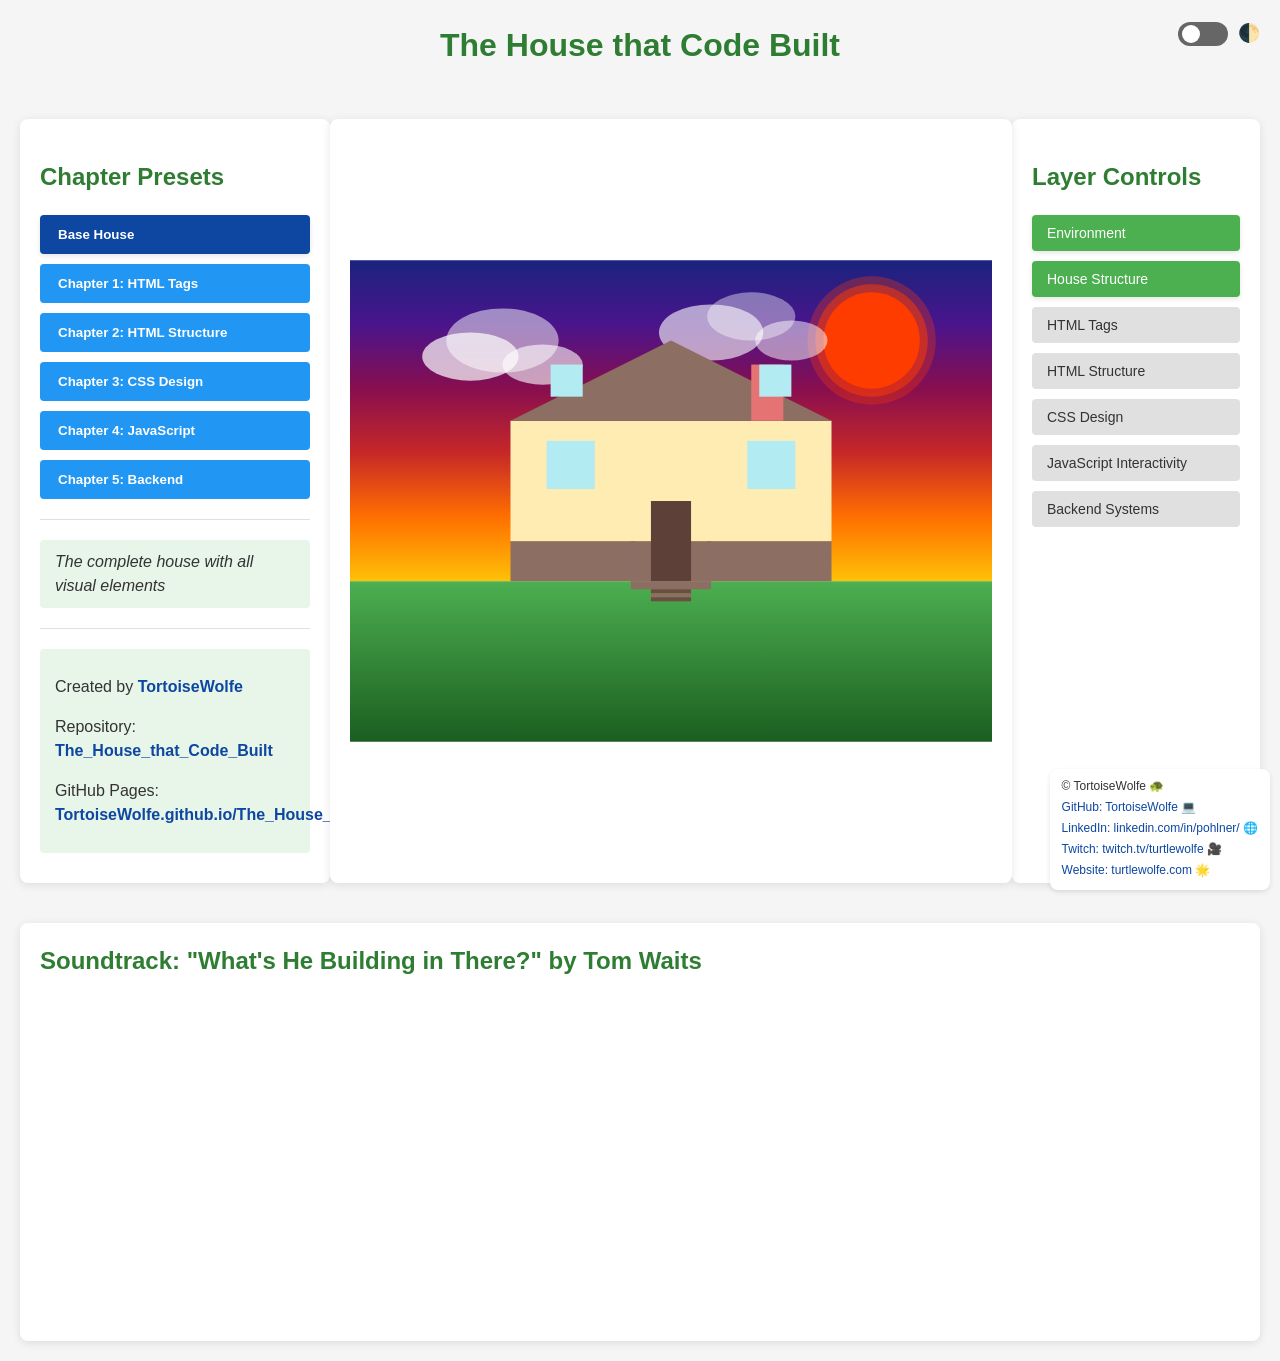
<file: index.html>
<!DOCTYPE html>
<html lang="en">
<head>
  <meta charset="UTF-8">
  <meta name="viewport" content="width=device-width, initial-scale=1.0">
  <meta name="description" content="The House that Code Built - Interactive Learning Tool">
  <meta name="author" content="TortoiseWolfe">
  <meta name="keywords" content="web development, HTML, CSS, JavaScript, visualization, learning tool, interactive">
  <title>The House that Code Built</title>
  <style>
    :root {
      --bg-color: #f5f5f5;
      --text-color: #333;
      --header-color: #2e7d32;
      --card-bg: #ffffff;
      --card-shadow: rgba(0,0,0,0.1);
      --btn-inactive: #e0e0e0;
      --btn-active: #4CAF50;
      --btn-hover: #d0d0d0;
      --divider: #e0e0e0;
      --desc-bg: #e8f5e9;
      --link-color: #0D47A1;
      --preset-btn: #2196F3;
      --preset-btn-hover: #1976D2;
      --preset-btn-active: #0D47A1;
      --toggle-bg: #4CAF50;
      --btn-text-light: #ffffff;
      --btn-text-dark: #333333;
      --focus-outline: #2196F3;
    }
    
    [data-theme="dark"] {
      --bg-color: #121212;
      --text-color: #e0e0e0;
      --header-color: #81c784;
      --card-bg: #1e1e1e;
      --card-shadow: rgba(0,0,0,0.4);
      --btn-inactive: #383838;
      --btn-active: #388E3C;
      --btn-hover: #505050;
      --divider: #383838;
      --desc-bg: #2c3e2e;
      --link-color: #90caf9;
      --preset-btn: #1565C0;
      --preset-btn-hover: #0D47A1;
      --preset-btn-active: #0a2e63;
      --toggle-bg: #388E3C;
    }
    
    body {
      font-family: 'Segoe UI', Tahoma, Geneva, Verdana, sans-serif;
      width: 100%;
      max-width: 100%;
      margin: 0;
      padding: 0;
      background-color: var(--bg-color);
      color: var(--text-color);
      transition: all 0.3s ease;
      line-height: 1.5;
    }
    
    h1, h2 {
      color: var(--header-color);
    }
    
    h1 {
      text-align: center;
      margin-bottom: 30px;
    }
    
    /* Three-column layout container using fixed width columns */
    .three-column-layout {
      display: flex;
      width: 100%;
      flex-direction: row;
      flex-wrap: nowrap;
      margin-bottom: 40px;
      min-height: 600px;
      box-sizing: border-box;
    }
    
    /* Left column - Chapter presets */
    .left-column {
      width: 25%;
      flex: 0 0 25%;
      background-color: var(--card-bg);
      border-radius: 8px;
      padding: 20px;
      box-shadow: 0 2px 10px var(--card-shadow);
      box-sizing: border-box;
    }
    
    /* Center column - Visualization */
    .center-column {
      width: 55%;
      flex: 0 0 55%;
      min-height: 600px;
      position: relative;
      background-color: var(--card-bg);
      border-radius: 8px;
      padding: 20px;
      box-shadow: 0 2px 10px var(--card-shadow);
      box-sizing: border-box;
    }
    
    /* Right column - Layer toggles */
    .right-column {
      width: 20%;
      flex: 0 0 20%;
      background-color: var(--card-bg);
      border-radius: 8px;
      padding: 20px;
      box-shadow: 0 2px 10px var(--card-shadow);
      box-sizing: border-box;
    }
    
    .container {
      display: block;
      width: 100%;
      max-width: 100%;
      padding: 20px;
      box-sizing: border-box;
    }
    
    .theme-switch-wrapper {
      position: fixed;
      top: 20px;
      right: 20px;
      display: flex;
      align-items: center;
      z-index: 100;
    }
    
    .theme-switch {
      display: inline-block;
      height: 24px;
      position: relative;
      width: 50px;
    }
    
    .slider {
      background-color: #666;
      bottom: 0;
      cursor: pointer;
      left: 0;
      position: absolute;
      right: 0;
      top: 0;
      transition: .4s;
      border-radius: 34px;
    }
    
    .slider:before {
      background-color: white;
      bottom: 3px;
      content: "";
      height: 18px;
      left: 4px;
      position: absolute;
      transition: .4s;
      width: 18px;
      border-radius: 50%;
    }
    
    input:checked + .slider {
      background-color: var(--toggle-bg);
    }
    
    input:checked + .slider:before {
      transform: translateX(26px);
    }
    
    .theme-icon {
      margin-left: 10px;
      font-size: 18px;
    }
    
    .layer-toggles {
      display: flex;
      flex-direction: column;
      gap: 10px;
      margin-bottom: 20px;
    }
    
    .toggle-btn {
      padding: 10px 15px;
      background-color: var(--btn-inactive);
      border: none;
      border-radius: 4px;
      cursor: pointer;
      transition: all 0.3s ease;
      font-size: 14px;
      color: var(--text-color);
      text-align: left;
      width: 100%;
    }
    
    .toggle-btn:hover {
      background-color: var(--btn-hover);
    }
    
    .toggle-btn.active {
      background-color: var(--btn-active);
      color: var(--btn-text-light);
      box-shadow: 0 2px 5px var(--card-shadow);
    }
    
    .divider {
      height: 1px;
      background-color: var(--divider);
      margin: 20px 0;
    }
    
    .signature {
      position: fixed;
      bottom: 10px;
      right: 10px;
      background-color: var(--card-bg);
      padding: 8px 12px;
      border-radius: 8px;
      box-shadow: 0 2px 5px var(--card-shadow);
      font-size: 12px;
      z-index: 100;
      max-width: 250px;
    }
    
    .signature a {
      color: var(--link-color);
      text-decoration: none;
      display: block;
      margin: 3px 0;
    }
    
    .signature a:hover {
      text-decoration: underline;
    }
    
    .preset-buttons {
      display: flex;
      flex-direction: column;
      gap: 10px;
    }
    
    .preset-btn {
      padding: 12px 18px;
      background-color: var(--preset-btn);
      color: white;
      border: none;
      border-radius: 4px;
      cursor: pointer;
      transition: background-color 0.3s;
      font-weight: bold;
      text-align: left;
      width: 100%;
    }
    
    .preset-btn:hover {
      background-color: var(--preset-btn-hover);
    }
    
    .preset-btn.active {
      background-color: var(--preset-btn-active);
      box-shadow: 0 2px 5px var(--card-shadow);
    }
    
    .svg-container {
      width: 100%;
      height: 100%;
      min-height: 600px;
      position: relative;
    }
    
    .svg-layer {
      position: absolute;
      top: 0;
      left: 0;
      width: 100%;
      height: 100%;
      transition: opacity 0.3s ease;
    }
    
    .svg-layer.hidden {
      opacity: 0;
      pointer-events: none;
    }
    
    .chapter-description {
      background-color: var(--desc-bg);
      padding: 10px 15px;
      border-radius: 4px;
      margin: 10px 0;
      font-style: italic;
    }
    
    .github-info {
      background-color: var(--desc-bg);
      padding: 10px 15px;
      border-radius: 4px;
      margin: 10px 0;
    }
    
    .github-info a {
      color: var(--link-color);
      text-decoration: none;
      font-weight: bold;
    }
    
    .github-info a:hover {
      text-decoration: underline;
    }
    
    .audio-section {
      margin-top: 40px;
      padding: 20px;
      background-color: var(--card-bg);
      border-radius: 8px;
      box-shadow: 0 2px 10px var(--card-shadow);
    }
    
    .audio-section h2 {
      margin-top: 0;
    }
    
    /* Responsive layout */
    @media (max-width: 1024px) {
      .three-column-layout {
        flex-wrap: wrap;
      }
      
      .left-column, .right-column {
        width: 48%;
        flex: 0 0 48%;
      }
      
      .center-column {
        width: 100%;
        flex: 0 0 100%;
        order: -1;
        margin-bottom: 20px;
      }
    }
    
    @media (max-width: 768px) {
      .three-column-layout {
        flex-direction: column;
      }
      
      .left-column, .center-column, .right-column {
        width: 100%;
        flex: 0 0 100%;
        margin-bottom: 20px;
      }
    }
  </style>
</head>
<body>
  <!-- Theme switch toggle -->
  <div class="theme-switch-wrapper">
    <label class="theme-switch" for="checkbox" aria-label="Toggle dark mode">
      <input type="checkbox" id="checkbox" />
      <div class="slider" role="switch" aria-checked="false" aria-label="Dark mode"></div>
    </label>
    <span class="theme-icon" aria-hidden="true">🌓</span>
  </div>

  <h1>The House that Code Built</h1>
  
  <main id="main-content" class="container">
    <!-- Three-column layout with exact width columns 25% 55% 20% -->
    <div class="three-column-layout">
      <!-- Left column - Chapter presets -->
      <div class="left-column">
        <h2 id="chapter-presets-heading">Chapter Presets</h2>
        <div class="preset-buttons" role="toolbar" aria-labelledby="chapter-presets-heading">
          <button class="preset-btn active" data-preset="base" aria-pressed="true">Base House</button>
          <button class="preset-btn" data-preset="html-tags" aria-pressed="false">Chapter 1: HTML Tags</button>
          <button class="preset-btn" data-preset="html-structure" aria-pressed="false">Chapter 2: HTML Structure</button>
          <button class="preset-btn" data-preset="css-design" aria-pressed="false">Chapter 3: CSS Design</button>
          <button class="preset-btn" data-preset="javascript" aria-pressed="false">Chapter 4: JavaScript</button>
          <button class="preset-btn" data-preset="backend" aria-pressed="false">Chapter 5: Backend</button>
        </div>
        
        <div class="divider" role="separator"></div>
        
        <div class="chapter-description" id="chapter-description" aria-live="polite">
          The complete house with all visual elements
        </div>
        
        <div class="divider" role="separator"></div>
        <div class="github-info">
          <p>Created by <a href="https://github.com/TortoiseWolfe" target="_blank">TortoiseWolfe</a></p>
          <p>Repository: <a href="https://github.com/TortoiseWolfe/The_House_that_Code_Built" target="_blank">The_House_that_Code_Built</a></p>
          <p>GitHub Pages: <a href="https://TortoiseWolfe.github.io/The_House_that_Code_Built" target="_blank">TortoiseWolfe.github.io/The_House_that_Code_Built</a></p>
        </div>
      </div>
      
      <!-- Center column - Visualization -->
      <div class="center-column">
        <section class="svg-container" id="svg-container" aria-label="Interactive visualization of the house that code built">
          <!-- SVG layers positioned absolutely on top of each other -->
          <object data="svg/environment-layer.svg" type="image/svg+xml" class="svg-layer" id="environment-layer-svg" aria-label="Environment layer visualization"></object>
          <object data="svg/house-structure.svg" type="image/svg+xml" class="svg-layer" id="house-structure-svg" aria-label="House structure visualization"></object>
          <object data="svg/html-tags-layer.svg" type="image/svg+xml" class="svg-layer hidden" id="html-tags-layer-svg" aria-label="HTML tags layer visualization" aria-hidden="true"></object>
          <object data="svg/structure-layer.svg" type="image/svg+xml" class="svg-layer hidden" id="structure-layer-svg" aria-label="Structure layer visualization" aria-hidden="true"></object>
          <object data="svg/css-design-layer.svg" type="image/svg+xml" class="svg-layer hidden" id="css-design-layer-svg" aria-label="CSS design layer visualization" aria-hidden="true"></object>
          <object data="svg/interactive-layer.svg" type="image/svg+xml" class="svg-layer hidden" id="interactive-layer-svg" aria-label="Interactive layer visualization" aria-hidden="true"></object>
          <object data="svg/systems-layer.svg" type="image/svg+xml" class="svg-layer hidden" id="systems-layer-svg" aria-label="Systems layer visualization" aria-hidden="true"></object>
        </section>
      </div>
      
      <!-- Right column - Layer toggles -->
      <div class="right-column">
        <h2 id="layer-controls-heading">Layer Controls</h2>
        <div class="layer-toggles" role="toolbar" aria-label="Toggle visibility of house layers">
          <button class="toggle-btn active" data-layer="environment-layer" aria-pressed="true">Environment</button>
          <button class="toggle-btn active" data-layer="house-structure" aria-pressed="true">House Structure</button>
          <button class="toggle-btn" data-layer="html-tags-layer" aria-pressed="false">HTML Tags</button>
          <button class="toggle-btn" data-layer="structure-layer" aria-pressed="false">HTML Structure</button>
          <button class="toggle-btn" data-layer="css-design-layer" aria-pressed="false">CSS Design</button>
          <button class="toggle-btn" data-layer="interactive-layer" aria-pressed="false">JavaScript Interactivity</button>
          <button class="toggle-btn" data-layer="systems-layer" aria-pressed="false">Backend Systems</button>
        </div>
      </div>
    </div>
    
    <!-- Tom Waits - What's He Building in There? audio section -->
    <section class="audio-section">
      <h2>Soundtrack: "What's He Building in There?" by Tom Waits</h2>
      <div class="video-container">
        <iframe width="560" height="315" 
                src="https://www.youtube.com/embed/04qPdGNA_KM?si=9SDo0qmNaDM3Nsko" 
                title="Tom Waits - What's He Building in There?" 
                frameborder="0" 
                allow="accelerometer; autoplay; clipboard-write; encrypted-media; gyroscope; picture-in-picture; web-share" 
                referrerpolicy="strict-origin-when-cross-origin" 
                allowfullscreen>
        </iframe>
      </div>
    </section>
  </main>
  
  <!-- Author Signature -->
  <div class="signature" role="contentinfo">
    <div>© TortoiseWolfe 🐢</div>
    <div>
      <a href="https://github.com/TortoiseWolfe" target="_blank">GitHub: TortoiseWolfe 💻</a>
      <a href="https://www.linkedin.com/in/pohlner/" target="_blank">LinkedIn: linkedin.com/in/pohlner/ 🌐</a>
      <a href="https://www.twitch.tv/turtlewolfe" target="_blank">Twitch: twitch.tv/turtlewolfe 🎥</a>
      <a href="https://turtlewolfe.com/" target="_blank">Website: turtlewolfe.com 🌟</a>
    </div>
  </div>

  <script>
    document.addEventListener('DOMContentLoaded', function() {
      // Set up theme toggling
      setupThemeToggle();
      
      // Set up toggle buttons
      setupToggleButtons();
      
      // Set up preset buttons
      setupPresetButtons();
      
      // Theme toggling functionality
      function setupThemeToggle() {
        const toggleSwitch = document.querySelector('.theme-switch input[type="checkbox"]');
        const sliderElement = document.querySelector('.slider[role="switch"]');
        const currentTheme = localStorage.getItem('theme');
        
        if (currentTheme) {
          document.documentElement.setAttribute('data-theme', currentTheme);
          if (currentTheme === 'dark') {
            toggleSwitch.checked = true;
            sliderElement.setAttribute('aria-checked', 'true');
          }
        }
        
        function switchTheme(e) {
          if (e.target.checked) {
            document.documentElement.setAttribute('data-theme', 'dark');
            localStorage.setItem('theme', 'dark');
            sliderElement.setAttribute('aria-checked', 'true');
          } else {
            document.documentElement.setAttribute('data-theme', 'light');
            localStorage.setItem('theme', 'light');
            sliderElement.setAttribute('aria-checked', 'false');
          }
        }
        
        toggleSwitch.addEventListener('change', switchTheme, false);
      }
      
      // Set up layer toggle buttons
      function setupToggleButtons() {
        const toggleButtons = document.querySelectorAll('.toggle-btn');
        
        toggleButtons.forEach(button => {
          button.addEventListener('click', function() {
            const layerId = this.getAttribute('data-layer');
            const svgObject = document.getElementById(layerId + '-svg');
            const isActive = this.classList.contains('active');
            
            // Toggle button active state
            this.classList.toggle('active');
            this.setAttribute('aria-pressed', !isActive);
            
            // Toggle layer visibility
            if (svgObject) {
              svgObject.classList.toggle('hidden');
              svgObject.setAttribute('aria-hidden', isActive);
            }
          });
        });
      }
      
      // Set up chapter preset buttons
      function setupPresetButtons() {
        const presetButtons = document.querySelectorAll('.preset-btn');
        const descriptionElement = document.getElementById('chapter-description');
        
        // Chapter presets data
        const chapters = [
          {
            "name": "Base House",
            "preset": "base",
            "description": "The complete house with all visual elements",
            "layers": ["environment-layer", "house-structure"]
          },
          {
            "name": "Chapter 1: HTML Tags",
            "preset": "html-tags",
            "description": "The blueprint layer showing HTML tags",
            "layers": ["environment-layer", "house-structure", "html-tags-layer"]
          },
          {
            "name": "Chapter 2: HTML Structure",
            "preset": "html-structure",
            "description": "The structural framing of the house",
            "layers": ["environment-layer", "structure-layer"]
          },
          {
            "name": "Chapter 3: CSS Design",
            "preset": "css-design",
            "description": "The design layer with visual styling",
            "layers": ["environment-layer", "house-structure", "css-design-layer"]
          },
          {
            "name": "Chapter 4: JavaScript",
            "preset": "javascript",
            "description": "The interactive elements that respond to events",
            "layers": ["environment-layer", "house-structure", "interactive-layer"]
          },
          {
            "name": "Chapter 5: Backend",
            "preset": "backend",
            "description": "The internal systems that power the house",
            "layers": ["environment-layer", "house-structure", "systems-layer"]
          }
        ];
        
        presetButtons.forEach(button => {
          button.addEventListener('click', function() {
            const presetId = this.getAttribute('data-preset');
            
            // Update active button
            presetButtons.forEach(btn => {
              btn.classList.remove('active');
              btn.setAttribute('aria-pressed', 'false');
            });
            this.classList.add('active');
            this.setAttribute('aria-pressed', 'true');
            
            // Apply the preset
            const chapter = chapters.find(ch => ch.preset === presetId);
            if (chapter) {
              // Update chapter description
              descriptionElement.textContent = chapter.description;
              
              // Update layer visibility
              const layerIds = ["environment-layer", "house-structure", "html-tags-layer", "structure-layer", "css-design-layer", "interactive-layer", "systems-layer"];
              
              layerIds.forEach(layerId => {
                const svgObject = document.getElementById(layerId + '-svg');
                const toggleButton = document.querySelector(`.toggle-btn[data-layer="${layerId}"]`);
                
                if (chapter.layers.includes(layerId)) {
                  // Show this layer
                  if (svgObject) {
                    svgObject.classList.remove('hidden');
                    svgObject.setAttribute('aria-hidden', 'false');
                  }
                  if (toggleButton) {
                    toggleButton.classList.add('active');
                    toggleButton.setAttribute('aria-pressed', 'true');
                  }
                } else {
                  // Hide this layer
                  if (svgObject) {
                    svgObject.classList.add('hidden');
                    svgObject.setAttribute('aria-hidden', 'true');
                  }
                  if (toggleButton) {
                    toggleButton.classList.remove('active');
                    toggleButton.setAttribute('aria-pressed', 'false');
                  }
                }
              });
            }
          });
        });
      }
    });
  </script>
</body>
</html>
</file>
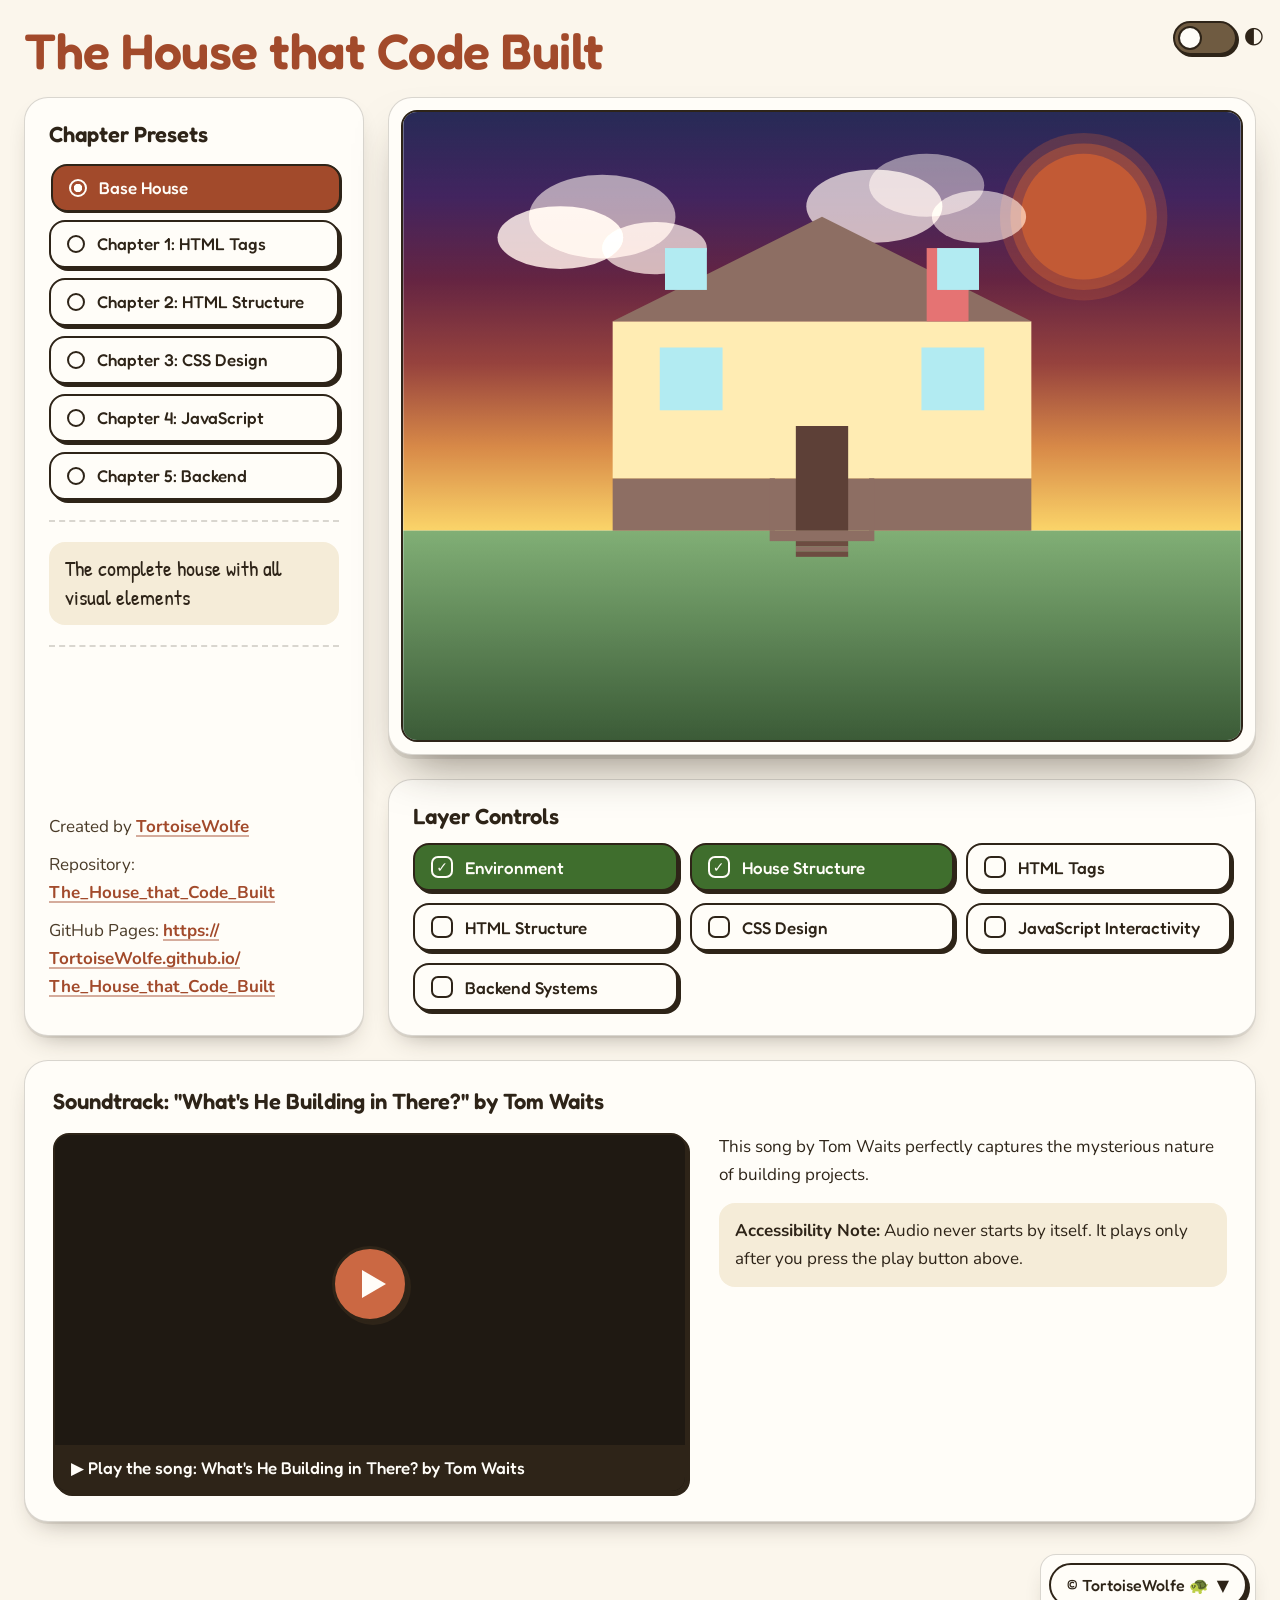
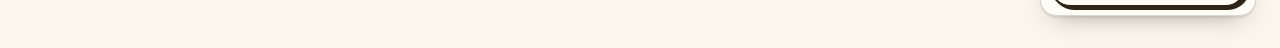
<file: design/house-that-code-built.html>
<!DOCTYPE html>
<html lang="en">
<head>
  <base href="https://TortoiseWolfe.github.io/The_House_that_Code_Built/">
  <meta charset="UTF-8">
  <meta name="viewport" content="width=device-width, initial-scale=1.0">
  <meta name="description" content="Interactive visualization of web development concepts using a house metaphor. Learn web development through layers of a house, from environment to backend systems.">
  <meta name="keywords" content="web development, HTML, CSS, JavaScript, visualization, learning tool, interactive">
  <meta name="author" content="TortoiseWolfe">
  <meta name="robots" content="index, follow">
  
  <!-- Open Graph / Facebook -->
  <meta property="og:type" content="website">
  <meta property="og:url" content="https://TortoiseWolfe.github.io/The_House_that_Code_Built">
  <meta property="og:title" content="The House that Code Built">
  <meta property="og:description" content="Learn web development through an interactive house visualization with toggleable layers">
  <meta property="og:image" content="https://TortoiseWolfe.github.io/The_House_that_Code_Built/static/house-preview.png">
  
  <!-- Twitter -->
  <meta property="twitter:card" content="summary_large_image">
  <meta property="twitter:url" content="https://TortoiseWolfe.github.io/The_House_that_Code_Built">
  <meta property="twitter:title" content="The House that Code Built">
  <meta property="twitter:description" content="Learn web development through an interactive house visualization with toggleable layers">
  <meta property="twitter:image" content="https://TortoiseWolfe.github.io/The_House_that_Code_Built/static/house-preview.png">
  
  <!-- Theme color for browser UI -->
  <meta name="theme-color" content="#FBF6EC">
  
  <title>The House that Code Built - Web Development Visualization</title>
  <link rel="preconnect" href="https://fonts.googleapis.com">
  <link rel="preconnect" href="https://fonts.gstatic.com" crossorigin>
  <link rel="stylesheet" href="https://fonts.googleapis.com/css2?family=Fredoka:wght@500;600&family=Nunito:ital,wght@0,400;0,600;0,700;1,400&family=Patrick+Hand&display=swap">
  <style>
    /* ===== Tokens: light (default) ===== */
    :root {
      --font-display: 'Fredoka', 'Nunito', system-ui, sans-serif;
      --font-body: 'Nunito', system-ui, -apple-system, 'Segoe UI', sans-serif;
      --font-hand: 'Patrick Hand', 'Comic Sans MS', cursive;

      --bg-color: #FBF6EC;        /* paper */
      --text-color: #2E2418;      /* warm ink */
      --text-soft: #4A3B28;
      --header-color: #A24A2B;    /* clay */
      --card-bg: #FFFDF8;
      --sunk-bg: #F5ECD8;
      --line: #2E2418;            /* ink outline, 15:1 on card */
      --line-soft: rgba(46,36,24,.18);
      --sticker: #2E2418;
      --card-shadow: rgba(46,36,24,.45);
      --btn-inactive: #FFFDF8;
      --btn-active: #A24A2B;      /* clay, 5.8:1 with cream text */
      --btn-active-text: #FFFDF8;
      --layer-active: #3F6E2D;    /* leaf, 5.9:1 with cream text */
      --layer-active-text: #FFFDF8;
      --divider: rgba(46,36,24,.18);
      --desc-bg: #F5ECD8;
      --link-color: #A24A2B;
      --toggle-off: #6F5B41;
      --toggle-bg: #E8A33D;
      --knob: #FFFDF8;
      --focus-outline: #3F7799;   /* 3.9:1 on paper */
      --stage-bg: #E4F1F7;
      --btn-text-light: #FFFDF8;
      --btn-text-dark: #2E2418;

      /* Three-level depth scale */
      --depth-1: 3px 3px 0 var(--sticker);                                                   /* controls: paper sticker */
      --depth-2: 0 2px 0 rgba(46,36,24,.08), 0 12px 26px -14px rgba(46,36,24,.45);         /* panels */
      --depth-3: 0 4px 0 rgba(46,36,24,.10), 0 26px 48px -20px rgba(46,36,24,.55);         /* the stage */

      --radius-sm: 12px;
      --radius-md: 16px;
      --radius-lg: 24px;
      --ease-spring: cubic-bezier(.34,1.4,.64,1);
      color-scheme: light;
    }

    /* ===== Tokens: dark ===== */
    [data-theme="dark"] {
      --bg-color: #1B1611;
      --text-color: #F5EBDA;
      --text-soft: #DCCDB5;
      --header-color: #F2C772;
      --card-bg: #262019;
      --sunk-bg: #30281F;
      --line: #B3A184;            /* 6:1 on card, outlines stay visible */
      --line-soft: rgba(245,235,218,.16);
      --sticker: #0D0A07;
      --card-shadow: rgba(0,0,0,.7);
      --btn-inactive: #262019;
      --btn-active: #F2C772;      /* straw, ink text 10:1 */
      --btn-active-text: #2E2418;
      --layer-active: #A6CD82;    /* leaf, ink text 8.8:1 */
      --layer-active-text: #2E2418;
      --divider: rgba(245,235,218,.16);
      --desc-bg: #30281F;
      --link-color: #F2C772;
      --toggle-off: #8F7E64;
      --toggle-bg: #F2C772;
      --knob: #F5EBDA;
      --focus-outline: #BBDDEC;
      --stage-bg: #2C3A41;
      --depth-1: 3px 3px 0 var(--sticker);
      --depth-2: 0 2px 0 rgba(0,0,0,.35), 0 14px 28px -14px rgba(0,0,0,.85);
      --depth-3: 0 4px 0 rgba(0,0,0,.4), 0 28px 52px -20px rgba(0,0,0,.95);
      color-scheme: dark;
    }

    *, *::before, *::after { box-sizing: border-box; }

    html { -webkit-text-size-adjust: 100%; }

    body {
      font-family: var(--font-body);
      font-size: 1.0625rem;       /* 17px */
      line-height: 1.65;
      width: 100%;
      max-width: 100%;
      margin: 0;
      padding: 0;
      overflow-x: hidden;
      background-color: var(--bg-color);
      color: var(--text-color);
      transition: background-color .3s ease, color .3s ease;
    }

    h1, h2 {
      font-family: var(--font-display);
      font-weight: 600;
      line-height: 1.15;
      text-wrap: balance;
      color: var(--text-color);
    }

    h1 {
      color: var(--header-color);
      font-size: clamp(1.75rem, 1.2rem + 2.4vw, 3.25rem);
      letter-spacing: -0.01em;
      max-width: 1440px;
      margin: 0 auto;
      padding: 22px 104px 18px 24px;   /* right padding clears the theme switch */
      text-align: left;
    }

    h2 {
      font-size: 1.375rem;
      margin: 0 0 14px;
    }

    p { margin: 0 0 .6em; }
    p:last-child { margin-bottom: 0; }

    a { color: var(--link-color); }

    :focus-visible {
      outline: 3px solid var(--focus-outline);
      outline-offset: 3px;
    }

    /* ===== Layout ===== */
    .container {
      display: block;
      width: 100%;
      max-width: 1440px;
      margin: 0 auto;
      padding: 0 16px 24px;
    }

    .three-column-layout {
      display: grid;
      grid-template-columns: minmax(0, 1fr);
      grid-template-areas: "stage" "left" "right";
      gap: 16px;
      margin-bottom: 24px;
    }

    .left-column, .center-column, .right-column {
      width: auto;
      min-width: 0;
      background-color: var(--card-bg);
      border: 1.5px solid var(--line-soft);
      border-radius: var(--radius-lg);
      box-shadow: var(--depth-2);
      padding: 20px;
    }

    .left-column { grid-area: left; display: flex; flex-direction: column; }
    .right-column { grid-area: right; }

    .center-column {
      grid-area: stage;
      position: relative;
      padding: 10px;
      min-height: 0;
      box-shadow: var(--depth-3);
    }

    @media (min-width: 700px) {
      .container { padding: 0 24px 32px; }
      .three-column-layout {
        grid-template-columns: minmax(0, 1fr) minmax(0, 1fr);
        grid-template-areas: "stage stage" "left right";
        gap: 24px;
      }
      .left-column, .right-column { padding: 24px; }
      .center-column { padding: 12px; }
    }

    @media (min-width: 1100px) {
      .three-column-layout {
        grid-template-columns: 340px minmax(0, 1fr);
        grid-template-areas: "left stage" "left right";
        grid-template-rows: auto 1fr;
      }
    }

    /* ===== Theme switch ===== */
    .theme-switch-wrapper {
      position: absolute;
      top: 16px;
      right: 16px;
      display: flex;
      align-items: center;
      gap: 6px;
      z-index: 100;
    }

    .theme-switch {
      display: inline-block;
      position: relative;
      width: 64px;
      height: 44px;              /* full touch target */
      cursor: pointer;
    }

    .theme-switch input {
      position: absolute;
      inset: 0;
      width: 100%;
      height: 100%;
      margin: 0;
      opacity: 0;
      cursor: pointer;
      z-index: 1;
    }

    .slider {
      position: absolute;
      left: 0;
      right: 0;
      top: 5px;
      bottom: 5px;
      background-color: var(--toggle-off);
      border: 2.5px solid var(--line);
      border-radius: 999px;
      box-shadow: 2px 2px 0 var(--sticker);
      transition: background-color .3s ease;
    }

    .slider:before {
      content: "";
      position: absolute;
      top: 50%;
      left: 3px;
      width: 24px;
      height: 24px;
      margin-top: -12px;
      border-radius: 50%;
      background-color: var(--knob);
      border: 2px solid var(--line);
      transition: transform .42s var(--ease-spring);
    }

    input:checked + .slider { background-color: var(--toggle-bg); }
    input:checked + .slider:before { transform: translateX(25px); background-color: #2E2418; }
    input:focus-visible + .slider { outline: 3px solid var(--focus-outline); outline-offset: 3px; }

    .theme-icon {
      margin-left: 0;
      font-size: 20px;
      line-height: 1;
    }

    /* ===== Buttons: shared sticker treatment ===== */
    .preset-buttons, .layer-toggles {
      display: flex;
      flex-direction: column;
      gap: 10px;
    }

    .layer-toggles { margin-bottom: 0; }

    .preset-btn, .toggle-btn {
      display: flex;
      align-items: center;
      gap: 12px;
      width: 100%;
      min-height: 48px;
      padding: 10px 16px;
      font-family: var(--font-display);
      font-weight: 500;
      font-size: 1.0625rem;
      line-height: 1.25;
      text-align: left;
      color: var(--text-color);
      background-color: var(--btn-inactive);
      border: 2.5px solid var(--line);
      border-radius: var(--radius-md);
      box-shadow: var(--depth-1);
      cursor: pointer;
      transition: transform .18s var(--ease-spring), box-shadow .18s var(--ease-spring), background-color .2s ease, color .2s ease;
    }

    .preset-btn:hover, .toggle-btn:hover {
      background-color: var(--sunk-bg);
      transform: translate(-1px, -1px);
      box-shadow: 4px 4px 0 var(--sticker);
    }

    .preset-btn:active, .toggle-btn:active {
      transform: translate(2px, 2px);
      box-shadow: 1px 1px 0 var(--sticker);
    }

    .preset-btn:focus, .toggle-btn:focus { outline: none; }
    .preset-btn:focus-visible, .toggle-btn:focus-visible {
      outline: 3px solid var(--focus-outline);
      outline-offset: 3px;
    }

    /* Radio dot for presets (single choice) */
    .preset-btn::before {
      content: "";
      flex: 0 0 18px;
      height: 18px;
      border-radius: 50%;
      border: 2.5px solid currentColor;
      background: transparent;
    }

    .preset-btn.active {
      background-color: var(--btn-active);
      color: var(--btn-active-text);
      transform: translate(2px, 2px);
      box-shadow: 1px 1px 0 var(--sticker);
    }
    .preset-btn.active::before { background: radial-gradient(circle, currentColor 0 4px, transparent 4.5px); }

    /* Checkbox for layers (many choices) */
    .toggle-btn::before {
      content: "";
      flex: 0 0 22px;
      height: 22px;
      border-radius: 7px;
      border: 2.5px solid currentColor;
      display: grid;
      place-items: center;
      font-size: 14px;
      font-weight: 700;
      line-height: 1;
    }

    .toggle-btn.active {
      background-color: var(--layer-active);
      color: var(--layer-active-text);
    }
    .toggle-btn.active::before { content: "✓"; }
    .toggle-btn.active:hover { background-color: var(--layer-active); }
    .preset-btn.active:hover { background-color: var(--btn-active); }

    @media (min-width: 1100px) {
      .layer-toggles {
        display: grid;
        grid-template-columns: repeat(auto-fill, minmax(230px, 1fr));
        gap: 12px;
      }
    }

    .divider {
      height: 0;
      border-top: 2px dashed var(--divider);
      background: none;
      margin: 20px 0;
    }

    .chapter-description {
      background-color: var(--desc-bg);
      padding: 12px 16px;
      border-radius: var(--radius-md);
      margin: 0;
      font-family: var(--font-hand);
      font-style: normal;
      font-size: 1.375rem;
      line-height: 1.35;
      color: var(--text-color);
      text-wrap: pretty;
    }

    .github-info {
      background-color: transparent;
      padding: 0;
      border-radius: 0;
      margin: auto 0 0;
      font-size: 1.0625rem;
      color: var(--text-soft);
    }

    .github-info p { margin: 0 0 10px; }

    .github-info a {
      overflow-wrap: normal;
      word-break: normal;
      color: var(--link-color);
      font-weight: 700;
      text-decoration: underline;
      text-decoration-thickness: 2px;
      text-underline-offset: 3px;
      text-decoration-color: color-mix(in srgb, var(--link-color) 45%, transparent);
      border-radius: 4px;
    }

    .github-info a:hover { text-decoration-color: currentColor; }
    .github-info a:focus { outline: none; }
    .github-info a:focus-visible { outline: 3px solid var(--focus-outline); outline-offset: 2px; }

    /* ===== Stage ===== */
    .svg-container {
      width: 100%;
      height: auto;
      min-height: 0;
      aspect-ratio: 4 / 3;
      position: relative;
      overflow: hidden;
      border-radius: var(--radius-md);
      background-color: var(--stage-bg);
      border: 2.5px solid var(--line);
    }

    .svg-layer {
      position: absolute;
      top: 0;
      left: 0;
      width: 100%;
      height: 100%;
      transition: opacity .42s ease, transform .42s ease;
    }

    /* Soften the hard purple-orange sky into a warm dusk */
    #environment-layer-svg { filter: saturate(.62) sepia(.22) brightness(1.06); }
    [data-theme="dark"] #environment-layer-svg { filter: saturate(.7) sepia(.15) brightness(.82); }

    .svg-layer.hidden {
      opacity: 0;
      transform: translateY(6px);
      pointer-events: none;
    }

    /* ===== Skip link ===== */
    .skip-link {
      position: absolute;
      top: -80px;
      left: 16px;
      background: var(--btn-active);
      color: var(--btn-active-text);
      font-family: var(--font-display);
      font-weight: 600;
      padding: 12px 18px;
      border: 2.5px solid var(--line);
      border-radius: 0 0 var(--radius-sm) var(--radius-sm);
      z-index: 1000;
      transition: top .3s;
    }

    .skip-link:focus { top: 0; }

    /* ===== Soundtrack ===== */
    .audio-section {
      margin-top: 0;
      padding: 20px;
      background-color: var(--card-bg);
      border: 1.5px solid var(--line-soft);
      border-radius: var(--radius-lg);
      box-shadow: var(--depth-2);
      display: grid;
      grid-template-columns: minmax(0, 1fr);
      gap: 18px;
    }

    .audio-section h2 { margin: 0; }

    @media (min-width: 700px) {
      .audio-section { padding: 28px; }
    }

    @media (min-width: 1100px) {
      .audio-section {
        grid-template-columns: minmax(0, 1.25fr) minmax(0, 1fr);
        column-gap: 32px;
        align-items: start;
      }
      .audio-section h2 { grid-column: 1 / -1; }
    }

    .video-container {
      position: relative;
      padding-bottom: 56.25%;
      height: 0;
      overflow: hidden;
      max-width: 100%;
      border-radius: var(--radius-md);
      border: 2.5px solid var(--line);
      box-shadow: var(--depth-1);
      background: #1F1912;
    }

    .video-container iframe {
      position: absolute;
      top: 0;
      left: 0;
      width: 100%;
      height: 100%;
      border: 0;
    }

    .video-facade {
      position: absolute;
      top: 0;
      left: 0;
      width: 100%;
      height: 100%;
      padding: 0;
      border: 0;
      border-radius: 0;
      cursor: pointer;
      background: #1F1912 url("https://i.ytimg.com/vi/04qPdGNA_KM/hqdefault.jpg") center / cover no-repeat;
      color: #FFFDF8;
      font-size: 1.0625rem;
    }

    .video-facade::before {
      content: "";
      position: absolute;
      left: 50%;
      top: 42%;
      width: 76px;
      height: 76px;
      margin: -38px 0 0 -38px;
      border-radius: 50%;
      background: #CB6843;
      border: 3px solid #2E2418;
      box-shadow: 3px 3px 0 #2E2418;
      transition: transform .2s var(--ease-spring);
    }

    .video-facade::after {
      content: "";
      position: absolute;
      left: 50%;
      top: 42%;
      margin: -14px 0 0 -8px;
      border-style: solid;
      border-width: 14px 0 14px 24px;
      border-color: transparent transparent transparent #FFFDF8;
    }

    .video-facade:hover::before { transform: scale(1.06); }

    .video-facade:focus { outline: none; }
    .video-facade:focus-visible { outline: 4px solid var(--focus-outline); outline-offset: -6px; }

    .video-facade-label {
      position: absolute;
      left: 0;
      right: 0;
      bottom: 0;
      padding: 12px 16px;
      background: #2E2418;
      color: #FFFDF8;
      font-family: var(--font-display);
      font-weight: 500;
      line-height: 1.3;
      text-align: left;
    }

    .audio-controls { margin-top: 0; }

    .audio-controls p { max-width: 68ch; text-wrap: pretty; }

    .accessibility-note {
      background-color: var(--desc-bg);
      padding: 14px 16px;
      border-radius: var(--radius-md);
      margin-top: 14px;
    }

    .button {
      display: inline-flex;
      align-items: center;
      min-height: 44px;
      padding: 8px 18px;
      margin: 10px 0 0 0;
      background-color: var(--btn-active);
      color: var(--btn-active-text);
      font-family: var(--font-display);
      font-weight: 500;
      font-size: 1rem;
      border: 2.5px solid var(--line);
      border-radius: 999px;
      box-shadow: var(--depth-1);
      cursor: pointer;
      transition: transform .18s var(--ease-spring), box-shadow .18s var(--ease-spring);
    }

    .button[hidden] { display: none; }

    .button:hover { transform: translate(-1px, -1px); box-shadow: 4px 4px 0 var(--sticker); }
    .button:active { transform: translate(2px, 2px); box-shadow: 1px 1px 0 var(--sticker); }

    .button:focus { outline: none; }
    .button:focus-visible { outline: 3px solid var(--focus-outline); outline-offset: 3px; }

    /* ===== Signature (in flow, never overlaps content) ===== */
    .signature {
      position: static;
      width: fit-content;
      max-width: calc(100% - 32px);
      margin: 0 16px 24px auto;
      background-color: var(--card-bg);
      padding: 8px;
      border: 1.5px solid var(--line-soft);
      border-radius: var(--radius-md);
      box-shadow: var(--depth-2);
      font-size: 1rem;
    }

    @media (min-width: 700px) {
      .signature { margin: 0 max(24px, calc((100% - 1440px) / 2 + 24px)) 32px auto; }
    }

    .signature-toggle {
      display: inline-flex;
      align-items: center;
      gap: 8px;
      min-height: 44px;
      padding: 8px 16px;
      font-family: var(--font-display);
      font-weight: 500;
      font-size: 1rem;
      color: var(--text-color);
      background: var(--btn-inactive);
      border: 2.5px solid var(--line);
      border-radius: 999px;
      box-shadow: var(--depth-1);
      cursor: pointer;
    }

    .signature-toggle:focus { outline: none; }
    .signature-toggle:focus-visible { outline: 3px solid var(--focus-outline); outline-offset: 3px; }

    .signature a {
      display: flex;
      align-items: center;
      min-height: 44px;
      padding: 4px 10px;
      margin: 2px 0;
      color: var(--link-color);
      font-weight: 600;
      text-decoration: none;
      border-radius: var(--radius-sm);
    }

    .signature a:hover { text-decoration: underline; text-underline-offset: 3px; }
    .signature a:focus { outline: none; }
    .signature a:focus-visible { outline: 3px solid var(--focus-outline); outline-offset: 0; }

    /* Small phones: tighten the title so it never runs under the switch */
    @media (max-width: 480px) {
      h1 { padding: 16px 104px 14px 16px; font-size: 1.75rem; }
      .theme-switch-wrapper { top: 14px; right: 12px; }
    }

    @media (prefers-reduced-motion: reduce) {
      *, *::before, *::after { transition-duration: 0s !important; }
    }
  </style>
</head>
<body>
  <!-- Skip to main content link for keyboard users -->
  <a href="#main-content" class="skip-link">Skip to main content</a>

  <!-- Theme switch toggle -->
  <div class="theme-switch-wrapper">
    <label class="theme-switch" for="checkbox" aria-label="Toggle dark mode">
      <input type="checkbox" id="checkbox" />
      <div class="slider" role="switch" aria-checked="false" aria-label="Dark mode"></div>
    </label>
    <span class="theme-icon" aria-hidden="true">🌓</span>
  </div>

  <h1>The House that Code Built</h1>
  
  <main id="main-content" class="container">
    <!-- Three-column layout with exact width columns 25% 55% 20% -->
    <div class="three-column-layout">
      <!-- Left column - Chapter presets -->
      <div class="left-column">
        <h2 id="chapter-presets-heading">Chapter Presets</h2>
        <div class="preset-buttons" role="toolbar" aria-labelledby="chapter-presets-heading">
          
          <button class="preset-btn active" 
                  data-preset="base"
                  aria-pressed="true">
            Base House
          </button>
          
          <button class="preset-btn " 
                  data-preset="html-tags"
                  aria-pressed="false">
            Chapter 1: HTML Tags
          </button>
          
          <button class="preset-btn " 
                  data-preset="html-structure"
                  aria-pressed="false">
            Chapter 2: HTML Structure
          </button>
          
          <button class="preset-btn " 
                  data-preset="css-design"
                  aria-pressed="false">
            Chapter 3: CSS Design
          </button>
          
          <button class="preset-btn " 
                  data-preset="javascript"
                  aria-pressed="false">
            Chapter 4: JavaScript
          </button>
          
          <button class="preset-btn " 
                  data-preset="backend"
                  aria-pressed="false">
            Chapter 5: Backend
          </button>
          
        </div>
        
        <div class="divider" role="separator"></div>
        
        <div class="chapter-description" id="chapter-description" aria-live="polite">
          The complete house with all visual elements
        </div>
        
        
        <div class="divider" role="separator"></div>
        <div class="github-info">
          <p>Created by <a href="https://github.com/TortoiseWolfe" target="_blank" aria-label="Visit TortoiseWolfe's GitHub profile">TortoiseWolfe</a></p>
          <p>Repository: <a href="https://github.com/TortoiseWolfe/The_House_that_Code_Built" target="_blank" aria-label="Visit the The_House_that_Code_Built GitHub repository">The_House_that_Code_Built</a></p>
          
          <p>GitHub Pages: <a href="https://TortoiseWolfe.github.io/The_House_that_Code_Built" target="_blank" aria-label="Visit the GitHub Pages site">https://<wbr>TortoiseWolfe.github.io/<wbr>The_House_that_Code_Built</a></p>
          
        </div>
        
      </div>
      
      <!-- Center column - Visualization -->
      <div class="center-column">
        <section class="svg-container" id="svg-container" aria-label="Interactive visualization of the house that code built">
          <!-- SVG layers will be loaded here by JavaScript -->
        </section>
      </div>
      
      <!-- Right column - Layer toggles -->
      <div class="right-column">
        <h2 id="layer-controls-heading">Layer Controls</h2>
        <div class="layer-toggles" role="toolbar" aria-label="Toggle visibility of house layers">
          
          <button class="toggle-btn active" 
                  data-layer="environment-layer" 
                  aria-pressed="true"
                  aria-label="Toggle Environment layer">
            Environment
          </button>
          
          <button class="toggle-btn active" 
                  data-layer="house-structure" 
                  aria-pressed="true"
                  aria-label="Toggle House Structure layer">
            House Structure
          </button>
          
          <button class="toggle-btn " 
                  data-layer="html-tags-layer" 
                  aria-pressed="false"
                  aria-label="Toggle HTML Tags layer">
            HTML Tags
          </button>
          
          <button class="toggle-btn " 
                  data-layer="structure-layer" 
                  aria-pressed="false"
                  aria-label="Toggle HTML Structure layer">
            HTML Structure
          </button>
          
          <button class="toggle-btn " 
                  data-layer="css-design-layer" 
                  aria-pressed="false"
                  aria-label="Toggle CSS Design layer">
            CSS Design
          </button>
          
          <button class="toggle-btn " 
                  data-layer="interactive-layer" 
                  aria-pressed="false"
                  aria-label="Toggle JavaScript Interactivity layer">
            JavaScript Interactivity
          </button>
          
          <button class="toggle-btn " 
                  data-layer="systems-layer" 
                  aria-pressed="false"
                  aria-label="Toggle Backend Systems layer">
            Backend Systems
          </button>
          
        </div>
      </div>
    </div>
    
    <!-- Tom Waits - What's He Building in There? audio section -->
    <section class="audio-section">
      <h2>Soundtrack: "What's He Building in There?" by Tom Waits</h2>
      <div class="video-container">
        <button type="button" id="play-video" class="video-facade" data-video-id="04qPdGNA_KM">
          <span class="video-facade-label"><span aria-hidden="true">▶</span> Play the song: What's He Building in There? by Tom Waits</span>
        </button>
      </div>
      <div class="audio-controls">
        <p>This song by Tom Waits perfectly captures the mysterious nature of building projects.</p>
        <p class="accessibility-note">
          <strong>Accessibility Note:</strong> Audio never starts by itself. It plays only after you press the play button above.
          <button id="toggle-audio" class="button" aria-label="Mute audio" hidden>Mute Audio</button>
        </p>
      </div>
    </section>
  </main>
  
  <!-- Author Signature -->
  <div class="signature" role="contentinfo">
    <button class="signature-toggle" aria-expanded="false" aria-controls="signature-links">© TortoiseWolfe 🐢 <span id="signature-toggle-icon" aria-hidden="true">▼</span></button>
    <div id="signature-links" style="display: none;">
      <a href="https://github.com/TortoiseWolfe" target="_blank" aria-label="Visit TortoiseWolfe's GitHub profile">GitHub: TortoiseWolfe 💻</a>
      <a href="https://www.linkedin.com/in/pohlner/" target="_blank" aria-label="Visit LinkedIn profile">LinkedIn: linkedin.com/in/pohlner/ 🌐</a>
      <a href="https://www.twitch.tv/turtlewolfe" target="_blank" aria-label="Visit Twitch channel">Twitch: twitch.tv/turtlewolfe 🎥</a>
      <a href="https://turtlewolfe.com/" target="_blank" aria-label="Visit TurtleWolfe website">Website: turtlewolfe.com 🌟</a>
    </div>
  </div>

  <script>
    document.addEventListener('DOMContentLoaded', function() {
      const layers = [{"default": true, "id": "environment-layer", "name": "Environment"}, {"default": true, "id": "house-structure", "name": "House Structure"}, {"default": false, "id": "html-tags-layer", "name": "HTML Tags"}, {"default": false, "id": "structure-layer", "name": "HTML Structure"}, {"default": false, "id": "css-design-layer", "name": "CSS Design"}, {"default": false, "id": "interactive-layer", "name": "JavaScript Interactivity"}, {"default": false, "id": "systems-layer", "name": "Backend Systems"}];
      const chapters = [{"description": "The complete house with all visual elements", "layers": ["environment-layer", "house-structure"], "name": "Base House", "preset": "base"}, {"description": "The blueprint layer showing HTML tags", "layers": ["environment-layer", "house-structure", "html-tags-layer"], "name": "Chapter 1: HTML Tags", "preset": "html-tags"}, {"description": "The structural framing of the house", "layers": ["environment-layer", "structure-layer"], "name": "Chapter 2: HTML Structure", "preset": "html-structure"}, {"description": "The design layer with visual styling", "layers": ["environment-layer", "house-structure", "css-design-layer"], "name": "Chapter 3: CSS Design", "preset": "css-design"}, {"description": "The interactive elements that respond to events", "layers": ["environment-layer", "house-structure", "interactive-layer"], "name": "Chapter 4: JavaScript", "preset": "javascript"}, {"description": "The internal systems that power the house", "layers": ["environment-layer", "house-structure", "systems-layer"], "name": "Chapter 5: Backend", "preset": "backend"}];
      setupThemeToggle();
      setupSignatureToggle();
      loadSvgLayers();
      setupToggleButtons();
      setupPresetButtons();
      setupKeyboardNavigation();
      runAccessibilityTests();
      setupAudioControls();
      function loadSvgLayers() {
        const svgContainer = document.getElementById('svg-container');
        svgContainer.innerHTML = '';
        layers.forEach(layer => {
          const svgObject = document.createElement('object');
          svgObject.className = 'svg-layer';
          svgObject.id = layer.id + '-svg';
          svgObject.type = 'image/svg+xml';
          svgObject.data = `svg/${layer.id}.svg`;
          const title = document.createElement('title');
          title.textContent = layer.name + ' layer';
          svgObject.appendChild(title);
          svgObject.setAttribute('aria-label', layer.name + ' visualization layer');
          if (!layer.default) {
            svgObject.classList.add('hidden');
            svgObject.setAttribute('aria-hidden', 'true');
          } else {
            svgObject.setAttribute('aria-hidden', 'false');
          }
          svgContainer.appendChild(svgObject);
        });
      }
      function setupToggleButtons() {
        const toggleButtons = document.querySelectorAll('.toggle-btn');
        toggleButtons.forEach(button => {
          button.addEventListener('click', function() {
            const layerId = this.getAttribute('data-layer');
            const svgObject = document.getElementById(layerId + '-svg');
            const isActive = this.classList.contains('active');
            this.classList.toggle('active');
            this.setAttribute('aria-pressed', !isActive);
            if (svgObject) {
              svgObject.classList.toggle('hidden');
              svgObject.setAttribute('aria-hidden', isActive);
            }
          });
        });
      }
      function setupPresetButtons() {
        const presetButtons = document.querySelectorAll('.preset-btn');
        const descriptionElement = document.getElementById('chapter-description');
        presetButtons.forEach(button => {
          button.addEventListener('click', function() {
            const presetId = this.getAttribute('data-preset');
            presetButtons.forEach(btn => {
              btn.classList.remove('active');
              btn.setAttribute('aria-pressed', 'false');
            });
            this.classList.add('active');
            this.setAttribute('aria-pressed', 'true');
            const chapter = chapters.find(ch => ch.preset === presetId);
            if (chapter) {
              descriptionElement.textContent = chapter.description;
              layers.forEach(layer => {
                const layerId = layer.id;
                const svgObject = document.getElementById(layerId + '-svg');
                const toggleButton = document.querySelector(`.toggle-btn[data-layer="${layerId}"]`);
                if (chapter.layers.includes(layerId)) {
                  if (svgObject) { svgObject.classList.remove('hidden'); svgObject.setAttribute('aria-hidden', 'false'); }
                  if (toggleButton) { toggleButton.classList.add('active'); toggleButton.setAttribute('aria-pressed', 'true'); }
                } else {
                  if (svgObject) { svgObject.classList.add('hidden'); svgObject.setAttribute('aria-hidden', 'true'); }
                  if (toggleButton) { toggleButton.classList.remove('active'); toggleButton.setAttribute('aria-pressed', 'false'); }
                }
              });
            }
          });
        });
      }
      function setupThemeToggle() {
        const toggleSwitch = document.querySelector('.theme-switch input[type="checkbox"]');
        const sliderElement = document.querySelector('.slider[role="switch"]');
        const currentTheme = localStorage.getItem('theme');
        if (currentTheme) {
          document.documentElement.setAttribute('data-theme', currentTheme);
          if (currentTheme === 'dark') {
            toggleSwitch.checked = true;
            sliderElement.setAttribute('aria-checked', 'true');
          }
        }
        function switchTheme(e) {
          if (e.target.checked) {
            document.documentElement.setAttribute('data-theme', 'dark');
            localStorage.setItem('theme', 'dark');
            sliderElement.setAttribute('aria-checked', 'true');
          } else {
            document.documentElement.setAttribute('data-theme', 'light');
            localStorage.setItem('theme', 'light');
            sliderElement.setAttribute('aria-checked', 'false');
          }
        }
        toggleSwitch.addEventListener('change', switchTheme, false);
      }
      function setupSignatureToggle() {
        const signatureToggle = document.querySelector('.signature-toggle');
        const signatureLinks = document.getElementById('signature-links');
        const toggleIcon = document.getElementById('signature-toggle-icon');
        signatureToggle.addEventListener('click', function() {
          const isVisible = signatureLinks.style.display !== 'none';
          signatureLinks.style.display = isVisible ? 'none' : 'block';
          toggleIcon.textContent = isVisible ? '▼' : '▲';
          this.setAttribute('aria-expanded', !isVisible);
        });
      }
      function setupKeyboardNavigation() {
        const toggleButtons = document.querySelectorAll('.toggle-btn');
        const presetButtons = document.querySelectorAll('.preset-btn');
        [toggleButtons, presetButtons].forEach(group => {
          group.forEach((button, index) => {
            button.addEventListener('keydown', function(e) {
              if (e.key === 'ArrowLeft' || e.key === 'ArrowUp') {
                e.preventDefault();
                group[(index - 1 + group.length) % group.length].focus();
              } else if (e.key === 'ArrowRight' || e.key === 'ArrowDown') {
                e.preventDefault();
                group[(index + 1) % group.length].focus();
              } else if (e.key === ' ' || e.key === 'Enter') {
                e.preventDefault();
                button.click();
              }
            });
          });
        });
      }
      function runAccessibilityTests() {
        const issues = [];
        document.querySelectorAll('object.svg-layer').forEach(svg => {
          if (!svg.hasAttribute('aria-label')) issues.push('SVG missing aria-label: ' + svg.id);
        });
        document.querySelectorAll('button, a, [role="button"]').forEach(el => {
          if (!el.hasAttribute('aria-label') && !el.textContent.trim()) issues.push('Interactive element missing accessible name: ' + el.outerHTML.substring(0, 100));
        });
        if (issues.length > 0) { console.warn('Accessibility issues found:'); issues.forEach(issue => console.warn('- ' + issue)); }
        else { console.log('Basic accessibility checks passed'); }
      }
      // Nothing is loaded and no sound plays until the visitor presses the play button (WCAG 1.4.2).
      function setupAudioControls() {
        const toggleButton = document.getElementById('toggle-audio');
        const facade = document.getElementById('play-video');
        if (!toggleButton || !facade) return;
        const videoId = facade.getAttribute('data-video-id');
        const videoContainer = document.querySelector('.video-container');
        let isMuted = false;
        let player;
        function createPlayer() {
          const playerDiv = document.createElement('div');
          playerDiv.id = 'youtube-player';
          videoContainer.innerHTML = '';
          videoContainer.appendChild(playerDiv);
          player = new YT.Player('youtube-player', {
            height: '315', width: '560', videoId: videoId,
            playerVars: { 'autoplay': 1, 'loop': 1, 'playlist': videoId },
            events: { 'onReady': onPlayerReady }
          });
        }
        function onPlayerReady() {
          player.getIframe().setAttribute('title', "Tom Waits - What's He Building in There?");
          toggleButton.hidden = false;
          player.playVideo();
          toggleButton.addEventListener('click', function() {
            if (isMuted) { player.unMute(); toggleButton.textContent = 'Mute Audio'; toggleButton.setAttribute('aria-label', 'Mute audio'); }
            else { player.mute(); toggleButton.textContent = 'Unmute Audio'; toggleButton.setAttribute('aria-label', 'Unmute audio'); }
            isMuted = !isMuted;
          });
        }
        facade.addEventListener('click', function() {
          facade.disabled = true;
          if (window.YT && window.YT.Player) { createPlayer(); return; }
          window.onYouTubeIframeAPIReady = createPlayer;
          const tag = document.createElement('script');
          tag.src = "https://www.youtube.com/iframe_api";
          document.head.appendChild(tag);
        });
      }
    });
  </script>
</body>
</html>
</file>
